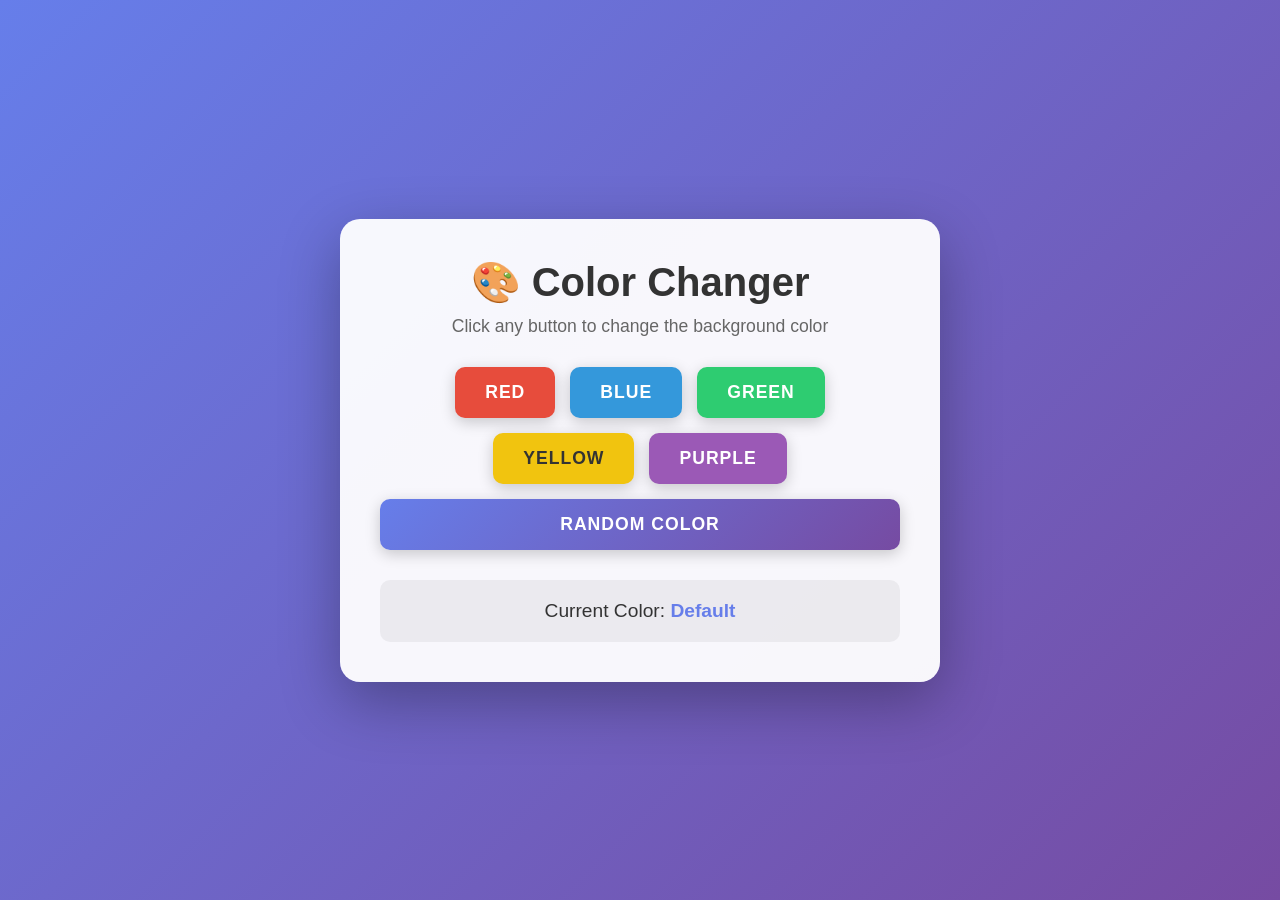
<file: ColorChange/index.html>
<!DOCTYPE html>
<html lang="en">
<head>
    <meta charset="UTF-8">
    <meta name="viewport" content="width=device-width, initial-scale=1.0">
    <title>Color Changer</title>
    <link rel="stylesheet" href="style.css">
</head>
<body>
    <div class="container">
        <h1>🎨 Color Changer</h1>
        <p class="description">Click any button to change the background color</p>
        
        <div class="button-group">
            <button class="color-btn" data-color="red">Red</button>
            <button class="color-btn" data-color="blue">Blue</button>
            <button class="color-btn" data-color="green">Green</button>
            <button class="color-btn" data-color="yellow">Yellow</button>
            <button class="color-btn" data-color="purple">Purple</button>
            <button class="color-btn random-btn" data-color="random">Random Color</button>
        </div>
        
        <div class="color-display">
            <p>Current Color: <span id="colorName">Default</span></p>
        </div>
    </div>

    <!-- Add your JavaScript file here -->
    <script src="script.js"></script>
</body>
</html>
</file>
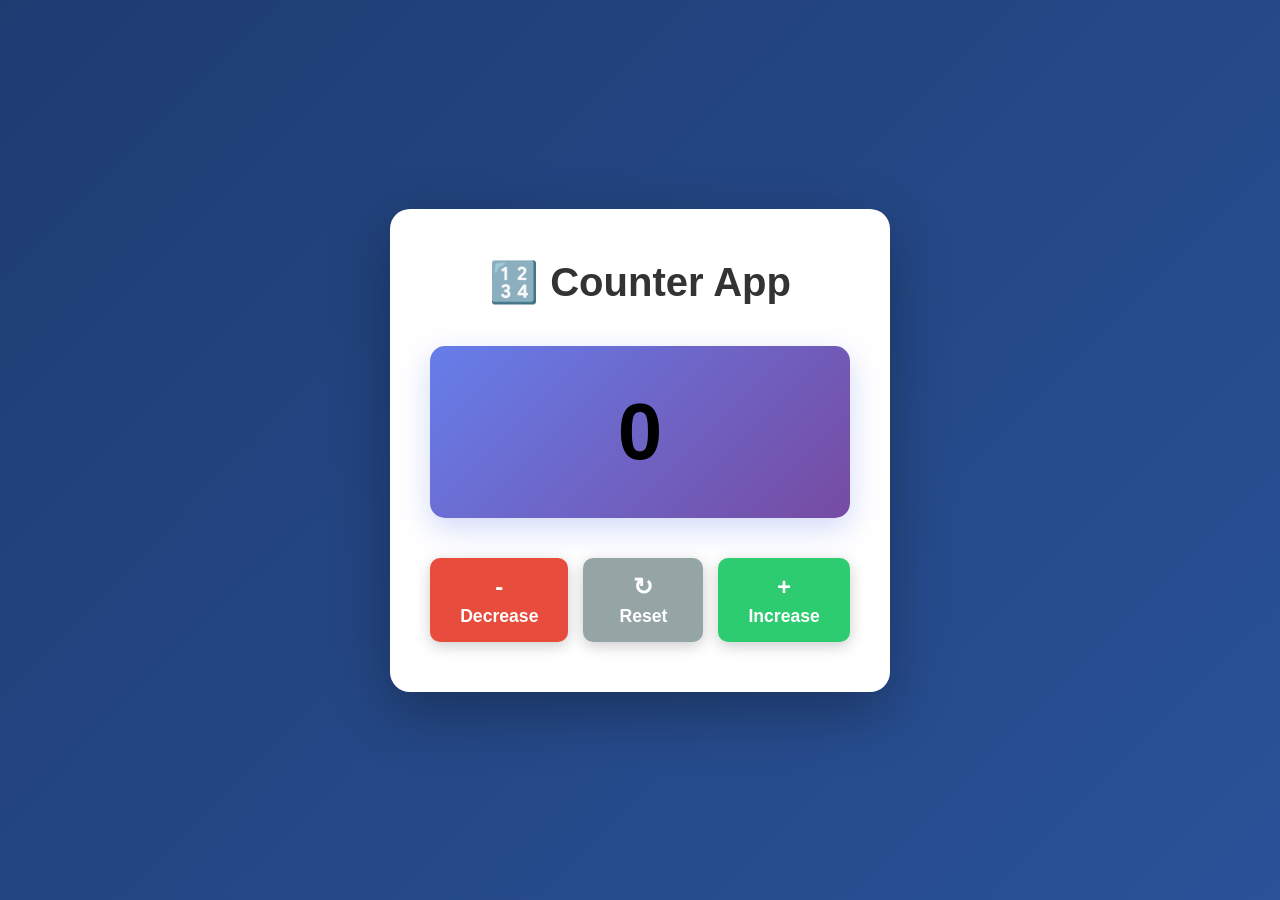
<file: CounterApp/index.html>
<!DOCTYPE html>
<html lang="en">
<head>
    <meta charset="UTF-8">
    <meta name="viewport" content="width=device-width, initial-scale=1.0">
    <title>Counter App</title>
    <link rel="stylesheet" href="style.css">
</head>
<body>
    <div class="container">
        <h1>🔢 Counter App</h1>
        
        <div class="counter-display">
            <h2 id="counter">0</h2>
        </div>
        
        <div class="button-group">
            <button class="btn decrease-btn" id="decrease">
                <span>-</span>
                Decrease
            </button>
            
            <button class="btn reset-btn" id="reset">
                <span>↻</span>
                Reset
            </button>
            
            <button class="btn increase-btn" id="increase">
                <span>+</span>
                Increase
            </button>
        </div>
    </div>

    <!-- Add your JavaScript file here -->
    <script src="script.js"></script>
</body>
</html>
</file>
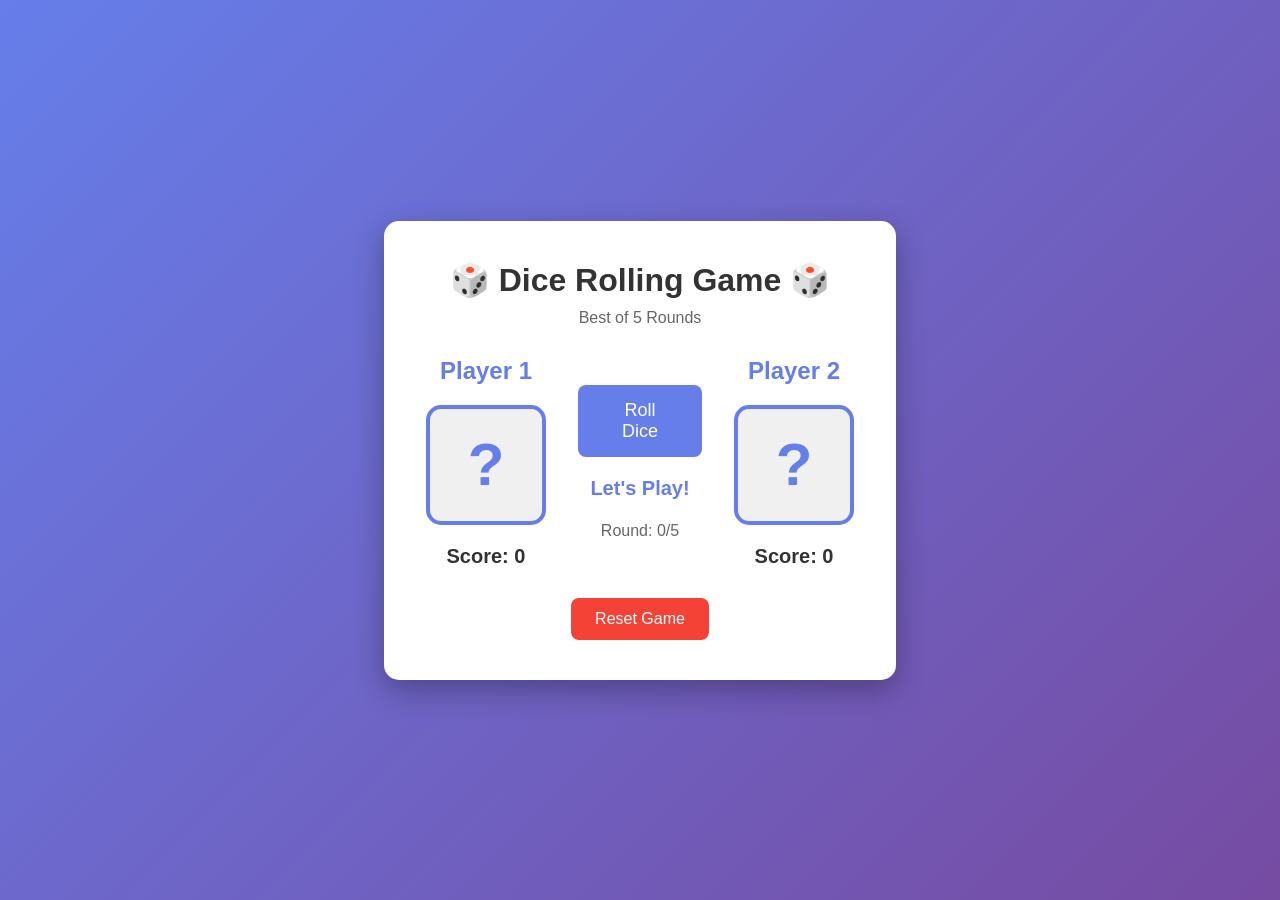
<file: diceRollingGame/index.html>
<!DOCTYPE html>
<html lang="en">
<head>
    <meta charset="UTF-8">
    <meta name="viewport" content="width=device-width, initial-scale=1.0">
    <title>Dice Rolling Game</title>
    <link rel="stylesheet" href="style.css">
</head>
<body>
    <div class="container">
        <h1>🎲 Dice Rolling Game 🎲</h1>
        <p class="subtitle">Best of 5 Rounds</p>

        <div class="game-area">
            <!-- Player 1 -->
            <div class="player">
                <h2>Player 1</h2>
                <div class="dice" id="dice1">?</div>
                <p class="score">Score: <span id="score1">0</span></p>
            </div>

            <!-- VS Section -->
            <div class="middle">
                <button id="rollBtn">Roll Dice</button>
                <p id="result">Let's Play!</p>
                <p class="round">Round: <span id="round">0</span>/5</p>
            </div>

            <!-- Player 2 -->
            <div class="player">
                <h2>Player 2</h2>
                <div class="dice" id="dice2">?</div>
                <p class="score">Score: <span id="score2">0</span></p>
            </div>
        </div>

        <button id="resetBtn">Reset Game</button>
    </div>

    <script src="script.js"></script>
</body>
</html>
</file>
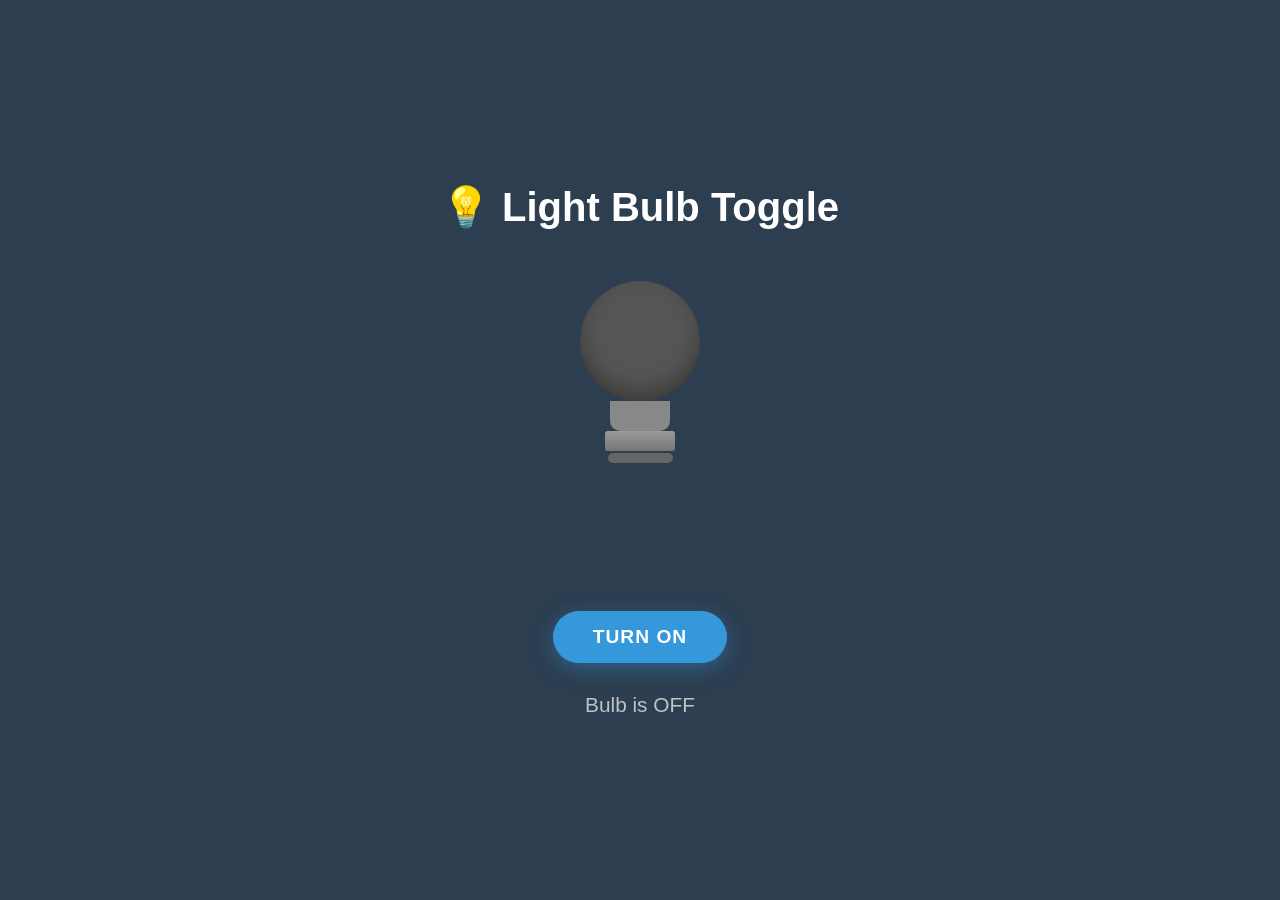
<file: LightBildToggle/index.html>
<!DOCTYPE html>
<html lang="en">
<head>
    <meta charset="UTF-8">
    <meta name="viewport" content="width=device-width, initial-scale=1.0">
    <title>Light Bulb Toggle</title>
    <link rel="stylesheet" href="style.css">
</head>
<body>
    <div class="container">
        <h1>💡 Light Bulb Toggle</h1>
        
        <div class="bulb-container">
            <!-- Light Bulb -->
            <div class="bulb off" id="bulb">
                <div class="bulb-top"></div>
                <div class="bulb-middle"></div>
                <div class="bulb-bottom"></div>
                <div class="bulb-base"></div>
            </div>
            
            <!-- Light Rays -->
            <div class="rays" id="rays">
                <div class="ray ray1"></div>
                <div class="ray ray2"></div>
                <div class="ray ray3"></div>
                <div class="ray ray4"></div>
                <div class="ray ray5"></div>
                <div class="ray ray6"></div>
                <div class="ray ray7"></div>
                <div class="ray ray8"></div>
            </div>
        </div>
        
        <button class="toggle-btn" id="toggleBtn">Turn ON</button>
        
        <p class="status" id="status">Bulb is OFF</p>
    </div>

    <!-- Add your JavaScript file here -->
    <script src="script.js"></script>
</body>
</html>
</file>
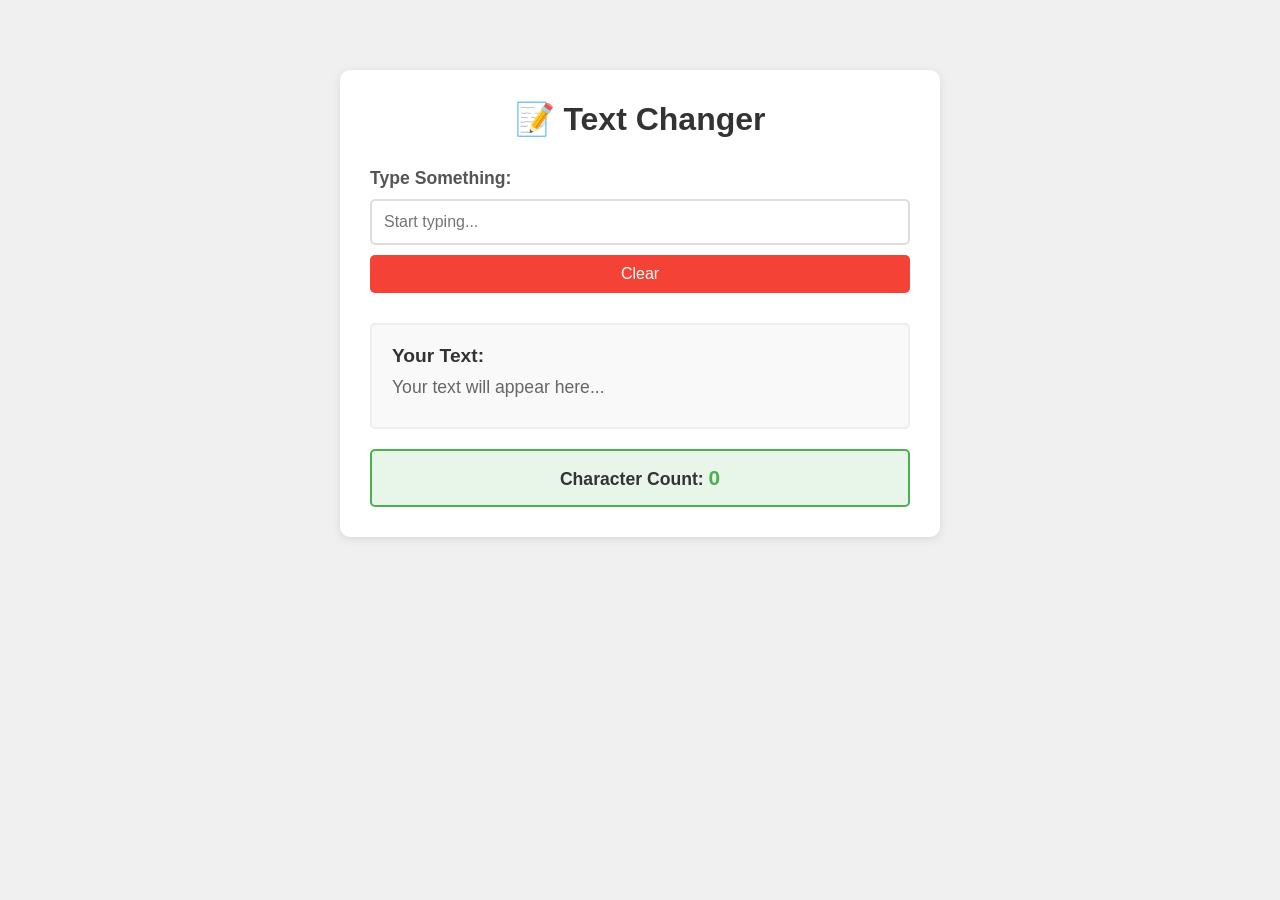
<file: TextChange/index.html>
<!DOCTYPE html>
<html lang="en">
<head>
    <meta charset="UTF-8">
    <meta name="viewport" content="width=device-width, initial-scale=1.0">
    <title>Text Changer</title>
    <link rel="stylesheet" href="style.css">
</head>
<body>
    <div class="container">
        <h1>📝 Text Changer</h1>
        
        <div class="input-section">
            <label for="textInput">Type Something:</label>
            <input type="text" id="textInput" placeholder="Start typing...">
            <button id="clearBtn">Clear</button>
        </div>
        
        <div class="display-section">
            <h2>Your Text:</h2>
            <p id="displayText">Your text will appear here...</p>
        </div>
        
        <div class="character-count">
            <p>Character Count: <span id="charCount">0</span></p>
        </div>
    </div>

    <!-- Add your JavaScript file here -->
    <script src="script.js"></script>
</body>
</html>
</file>
<file: ColorChange/style.css>
* {
    margin: 0;
    padding: 0;
    box-sizing: border-box;
}

body {
    font-family: 'Segoe UI', Tahoma, Geneva, Verdana, sans-serif;
    display: flex;
    justify-content: center;
    align-items: center;
    min-height: 100vh;
    background: linear-gradient(135deg, #667eea 0%, #764ba2 100%);
    transition: background 0.5s ease;
    padding: 20px;
}

.container {
    background: rgba(255, 255, 255, 0.95);
    padding: 40px;
    border-radius: 20px;
    box-shadow: 0 20px 60px rgba(0, 0, 0, 0.3);
    text-align: center;
    max-width: 600px;
    width: 100%;
}

h1 {
    color: #333;
    margin-bottom: 10px;
    font-size: 2.5rem;
}

.description {
    color: #666;
    margin-bottom: 30px;
    font-size: 1.1rem;
}

.button-group {
    display: flex;
    flex-wrap: wrap;
    gap: 15px;
    justify-content: center;
    margin-bottom: 30px;
}

.color-btn {
    padding: 15px 30px;
    font-size: 1.1rem;
    border: none;
    border-radius: 10px;
    cursor: pointer;
    font-weight: 600;
    transition: all 0.3s ease;
    box-shadow: 0 4px 15px rgba(0, 0, 0, 0.2);
    text-transform: uppercase;
    letter-spacing: 1px;
}

.color-btn:hover {
    transform: translateY(-3px);
    box-shadow: 0 6px 20px rgba(0, 0, 0, 0.3);
}

.color-btn:active {
    transform: translateY(-1px);
}

.color-btn[data-color="red"] {
    background-color: #e74c3c;
    color: white;
}

.color-btn[data-color="blue"] {
    background-color: #3498db;
    color: white;
}

.color-btn[data-color="green"] {
    background-color: #2ecc71;
    color: white;
}

.color-btn[data-color="yellow"] {
    background-color: #f1c40f;
    color: #333;
}

.color-btn[data-color="purple"] {
    background-color: #9b59b6;
    color: white;
}

.random-btn {
    background: linear-gradient(135deg, #667eea 0%, #764ba2 100%);
    color: white;
    width: 100%;
}

.color-display {
    background: rgba(0, 0, 0, 0.05);
    padding: 20px;
    border-radius: 10px;
    margin-top: 20px;
}

.color-display p {
    font-size: 1.2rem;
    color: #333;
}

#colorName {
    font-weight: bold;
    color: #667eea;
}

/* Responsive Design */
@media (max-width: 600px) {
    h1 {
        font-size: 2rem;
    }
    
    .container {
        padding: 30px 20px;
    }
    
    .color-btn {
        padding: 12px 20px;
        font-size: 1rem;
    }
}
</file>
<file: CounterApp/style.css>
* {
    margin: 0;
    padding: 0;
    box-sizing: border-box;
}

body {
    font-family: 'Segoe UI', Tahoma, Geneva, Verdana, sans-serif;
    display: flex;
    justify-content: center;
    align-items: center;
    min-height: 100vh;
    background: linear-gradient(135deg, #1e3c72 0%, #2a5298 100%);
    padding: 20px;
}

.container {
    background: white;
    padding: 50px 40px;
    border-radius: 20px;
    box-shadow: 0 20px 60px rgba(0, 0, 0, 0.3);
    text-align: center;
    max-width: 500px;
    width: 100%;
}

h1 {
    color: #333;
    margin-bottom: 40px;
    font-size: 2.5rem;
}

.counter-display {
    background: linear-gradient(135deg, #667eea 0%, #764ba2 100%);
    padding: 40px;
    border-radius: 15px;
    margin-bottom: 40px;
    box-shadow: 0 10px 30px rgba(102, 126, 234, 0.3);
}

#counter {
    font-size: 5rem;
    font-weight: bold;
    color: black;
    margin: 0;
    transition: all 0.3s ease;
}

.button-group {
    display: flex;
    gap: 15px;
    justify-content: center;
    flex-wrap: wrap;
}

.btn {
    padding: 15px 30px;
    font-size: 1.1rem;
    border: none;
    border-radius: 10px;
    cursor: pointer;
    font-weight: 600;
    transition: all 0.3s ease;
    box-shadow: 0 4px 15px rgba(0, 0, 0, 0.2);
    display: flex;
    flex-direction: column;
    align-items: center;
    gap: 5px;
    min-width: 120px;
}

.btn span {
    font-size: 1.5rem;
    font-weight: bold;
}

.btn:hover {
    transform: translateY(-3px);
    box-shadow: 0 6px 20px rgba(0, 0, 0, 0.3);
}

.btn:active {
    transform: translateY(-1px);
}

.decrease-btn {
    background-color: #e74c3c;
    color: white;
}

.decrease-btn:hover {
    background-color: #c0392b;
}

.reset-btn {
    background-color: #95a5a6;
    color: white;
}

.reset-btn:hover {
    background-color: #7f8c8d;
}

.increase-btn {
    background-color: #2ecc71;
    color: white;
}

.increase-btn:hover {
    background-color: #27ae60;
}

/* Color classes for counter */
.positive {
    color: #2ecc71 !important;
}

.negative {
    color: #e74c3c !important;
}

.zero {
    color: black !important;
}

/* Responsive Design */
@media (max-width: 600px) {
    h1 {
        font-size: 2rem;
    }
    
    .container {
        padding: 40px 20px;
    }
    
    #counter {
        font-size: 4rem;
    }
    
    .btn {
        padding: 12px 20px;
        font-size: 1rem;
        min-width: 100px;
    }
    
    .btn span {
        font-size: 1.3rem;
    }
}
</file>
<file: diceRollingGame/style.css>
* {
    margin: 0;
    padding: 0;
    box-sizing: border-box;
}

body {
    font-family: Arial, sans-serif;
    background: linear-gradient(135deg, #667eea 0%, #764ba2 100%);
    min-height: 100vh;
    display: flex;
    justify-content: center;
    align-items: center;
}

.container {
    background-color: white;
    padding: 40px;
    border-radius: 15px;
    box-shadow: 0 10px 30px rgba(0, 0, 0, 0.3);
    text-align: center;
}

h1 {
    color: #333;
    margin-bottom: 10px;
}

.subtitle {
    color: #666;
    margin-bottom: 30px;
}

.game-area {
    display: flex;
    justify-content: space-around;
    align-items: center;
    gap: 30px;
    margin-bottom: 30px;
}

.player {
    flex: 1;
}

.player h2 {
    color: #667eea;
    margin-bottom: 20px;
}

.dice {
    width: 120px;
    height: 120px;
    background-color: #f0f0f0;
    border: 4px solid #667eea;
    border-radius: 15px;
    display: flex;
    justify-content: center;
    align-items: center;
    font-size: 60px;
    font-weight: bold;
    margin: 20px auto;
    color: #667eea;
}

.score {
    font-size: 20px;
    color: #333;
    font-weight: bold;
}

.middle {
    flex: 1;
}

#rollBtn {
    padding: 15px 30px;
    font-size: 18px;
    background-color: #667eea;
    color: white;
    border: none;
    border-radius: 8px;
    cursor: pointer;
    margin-bottom: 20px;
}

#rollBtn:hover {
    background-color: #764ba2;
}

#rollBtn:active {
    transform: scale(0.95);
}

#rollBtn:disabled {
    background-color: #ccc;
    cursor: not-allowed;
}

#result {
    font-size: 20px;
    font-weight: bold;
    color: #667eea;
    margin-bottom: 15px;
    min-height: 30px;
}

.round {
    font-size: 16px;
    color: #666;
}

#resetBtn {
    padding: 12px 24px;
    font-size: 16px;
    background-color: #f44336;
    color: white;
    border: none;
    border-radius: 8px;
    cursor: pointer;
}

#resetBtn:hover {
    background-color: #d32f2f;
}

#resetBtn:active {
    transform: scale(0.95);
}
</file>
<file: LightBildToggle/style.css>
* {
    margin: 0;
    padding: 0;
    box-sizing: border-box;
}

body {
    font-family: 'Segoe UI', Tahoma, Geneva, Verdana, sans-serif;
    display: flex;
    justify-content: center;
    align-items: center;
    min-height: 100vh;
    background: #2c3e50;
    transition: background 0.5s ease;
    padding: 20px;
}

body.light {
    background: #ecf0f1;
}

.container {
    text-align: center;
    max-width: 500px;
    width: 100%;
}

h1 {
    color: #fff;
    margin-bottom: 50px;
    font-size: 2.5rem;
    transition: color 0.5s ease;
}

body.light h1 {
    color: #2c3e50;
}

.bulb-container {
    position: relative;
    width: 200px;
    height: 280px;
    margin: 0 auto 50px;
}

/* Light Bulb Structure */
.bulb {
    position: relative;
    width: 120px;
    height: 180px;
    margin: 0 auto;
    transition: all 0.3s ease;
}

/* Bulb Top (Glass part) */
.bulb-top {
    width: 120px;
    height: 120px;
    background: #555;
    border-radius: 50%;
    position: relative;
    transition: all 0.3s ease;
    box-shadow: inset 0 -10px 20px rgba(0, 0, 0, 0.3);
}

/* Bulb Middle (Neck) */
.bulb-middle {
    width: 60px;
    height: 30px;
    background: #888;
    margin: 0 auto;
    border-radius: 0 0 10px 10px;
    transition: all 0.3s ease;
}

/* Bulb Bottom (Thread) */
.bulb-bottom {
    width: 70px;
    height: 20px;
    background: linear-gradient(to bottom, #999, #777);
    margin: 0 auto;
    border-radius: 3px;
}

/* Bulb Base */
.bulb-base {
    width: 65px;
    height: 10px;
    background: #666;
    margin: 2px auto 0;
    border-radius: 5px;
}

/* Bulb ON State */
.bulb.on .bulb-top {
    background: radial-gradient(circle, #fff9c4 0%, #ffeb3b 50%, #ffc107 100%);
    box-shadow: 
        0 0 30px #ffeb3b,
        0 0 60px #ffc107,
        inset 0 -10px 20px rgba(255, 235, 59, 0.3);
}

.bulb.on .bulb-middle {
    background: #aaa;
}

/* Light Rays */
.rays {
    position: absolute;
    top: 50%;
    left: 50%;
    transform: translate(-50%, -50%);
    width: 200px;
    height: 200px;
    opacity: 0;
    transition: opacity 0.3s ease;
}

.rays.active {
    opacity: 1;
}

.ray {
    position: absolute;
    width: 4px;
    height: 60px;
    background: linear-gradient(to bottom, #ffeb3b, transparent);
    top: 50%;
    left: 50%;
    transform-origin: center -40px;
    animation: pulse 1.5s infinite;
}

.ray1 { transform: translate(-50%, -50%) rotate(0deg); }
.ray2 { transform: translate(-50%, -50%) rotate(45deg); }
.ray3 { transform: translate(-50%, -50%) rotate(90deg); }
.ray4 { transform: translate(-50%, -50%) rotate(135deg); }
.ray5 { transform: translate(-50%, -50%) rotate(180deg); }
.ray6 { transform: translate(-50%, -50%) rotate(225deg); }
.ray7 { transform: translate(-50%, -50%) rotate(270deg); }
.ray8 { transform: translate(-50%, -50%) rotate(315deg); }

@keyframes pulse {
    0%, 100% {
        opacity: 0.4;
        transform: translate(-50%, -50%) rotate(var(--rotation)) scale(1);
    }
    50% {
        opacity: 1;
        transform: translate(-50%, -50%) rotate(var(--rotation)) scale(1.1);
    }
}

/* Toggle Button */
.toggle-btn {
    padding: 15px 40px;
    font-size: 1.2rem;
    border: none;
    border-radius: 50px;
    cursor: pointer;
    font-weight: 600;
    background: #3498db;
    color: white;
    box-shadow: 0 5px 20px rgba(52, 152, 219, 0.4);
    transition: all 0.3s ease;
    text-transform: uppercase;
    letter-spacing: 1px;
}

.toggle-btn:hover {
    transform: translateY(-3px);
    box-shadow: 0 8px 25px rgba(52, 152, 219, 0.6);
}

.toggle-btn:active {
    transform: translateY(-1px);
}

.toggle-btn.on {
    background: #e74c3c;
    box-shadow: 0 5px 20px rgba(231, 76, 60, 0.4);
}

.toggle-btn.on:hover {
    box-shadow: 0 8px 25px rgba(231, 76, 60, 0.6);
}

/* Status Text */
.status {
    margin-top: 30px;
    font-size: 1.3rem;
    color: #bdc3c7;
    font-weight: 500;
    transition: color 0.3s ease;
}

body.light .status {
    color: #7f8c8d;
}

/* Responsive Design */
@media (max-width: 600px) {
    h1 {
        font-size: 2rem;
    }
    
    .bulb-container {
        width: 160px;
        height: 240px;
    }
    
    .bulb {
        width: 100px;
        height: 150px;
    }
    
    .bulb-top {
        width: 100px;
        height: 100px;
    }
    
    .toggle-btn {
        padding: 12px 30px;
        font-size: 1rem;
    }
}
</file>
<file: TextChange/style.css>
/* Simple and Clean CSS - Easy to Understand */

* {
    margin: 0;
    padding: 0;
    box-sizing: border-box;
}

body {
    font-family: Arial, sans-serif;
    background-color: #f0f0f0;
    padding: 20px;
}

.container {
    max-width: 600px;
    margin: 50px auto;
    background-color: white;
    padding: 30px;
    border-radius: 10px;
    box-shadow: 0 2px 10px rgba(0, 0, 0, 0.1);
}

h1 {
    text-align: center;
    color: #333;
    margin-bottom: 30px;
    font-size: 2rem;
}

/* Input Section */
.input-section {
    margin-bottom: 30px;
}

label {
    display: block;
    margin-bottom: 10px;
    font-size: 1.1rem;
    color: #555;
    font-weight: bold;
}

#textInput {
    width: 100%;
    padding: 12px;
    font-size: 1rem;
    border: 2px solid #ddd;
    border-radius: 5px;
    margin-bottom: 10px;
}

#textInput:focus {
    outline: none;
    border-color: #4CAF50;
}

#clearBtn {
    width: 100%;
    padding: 10px;
    background-color: #f44336;
    color: white;
    border: none;
    border-radius: 5px;
    font-size: 1rem;
    cursor: pointer;
}

#clearBtn:hover {
    background-color: #d32f2f;
}

/* Display Section */
.display-section {
    background-color: #f9f9f9;
    padding: 20px;
    border-radius: 5px;
    margin-bottom: 20px;
    border: 2px solid #eee;
}

.display-section h2 {
    color: #333;
    font-size: 1.2rem;
    margin-bottom: 10px;
}

#displayText {
    font-size: 1.1rem;
    color: #666;
    min-height: 30px;
    word-wrap: break-word;
}

/* Character Count */
.character-count {
    text-align: center;
    background-color: #e8f5e9;
    padding: 15px;
    border-radius: 5px;
    border: 2px solid #4CAF50;
}

.character-count p {
    font-size: 1.1rem;
    color: #333;
    font-weight: bold;
}

#charCount {
    color: #4CAF50;
    font-size: 1.3rem;
}
</file>
